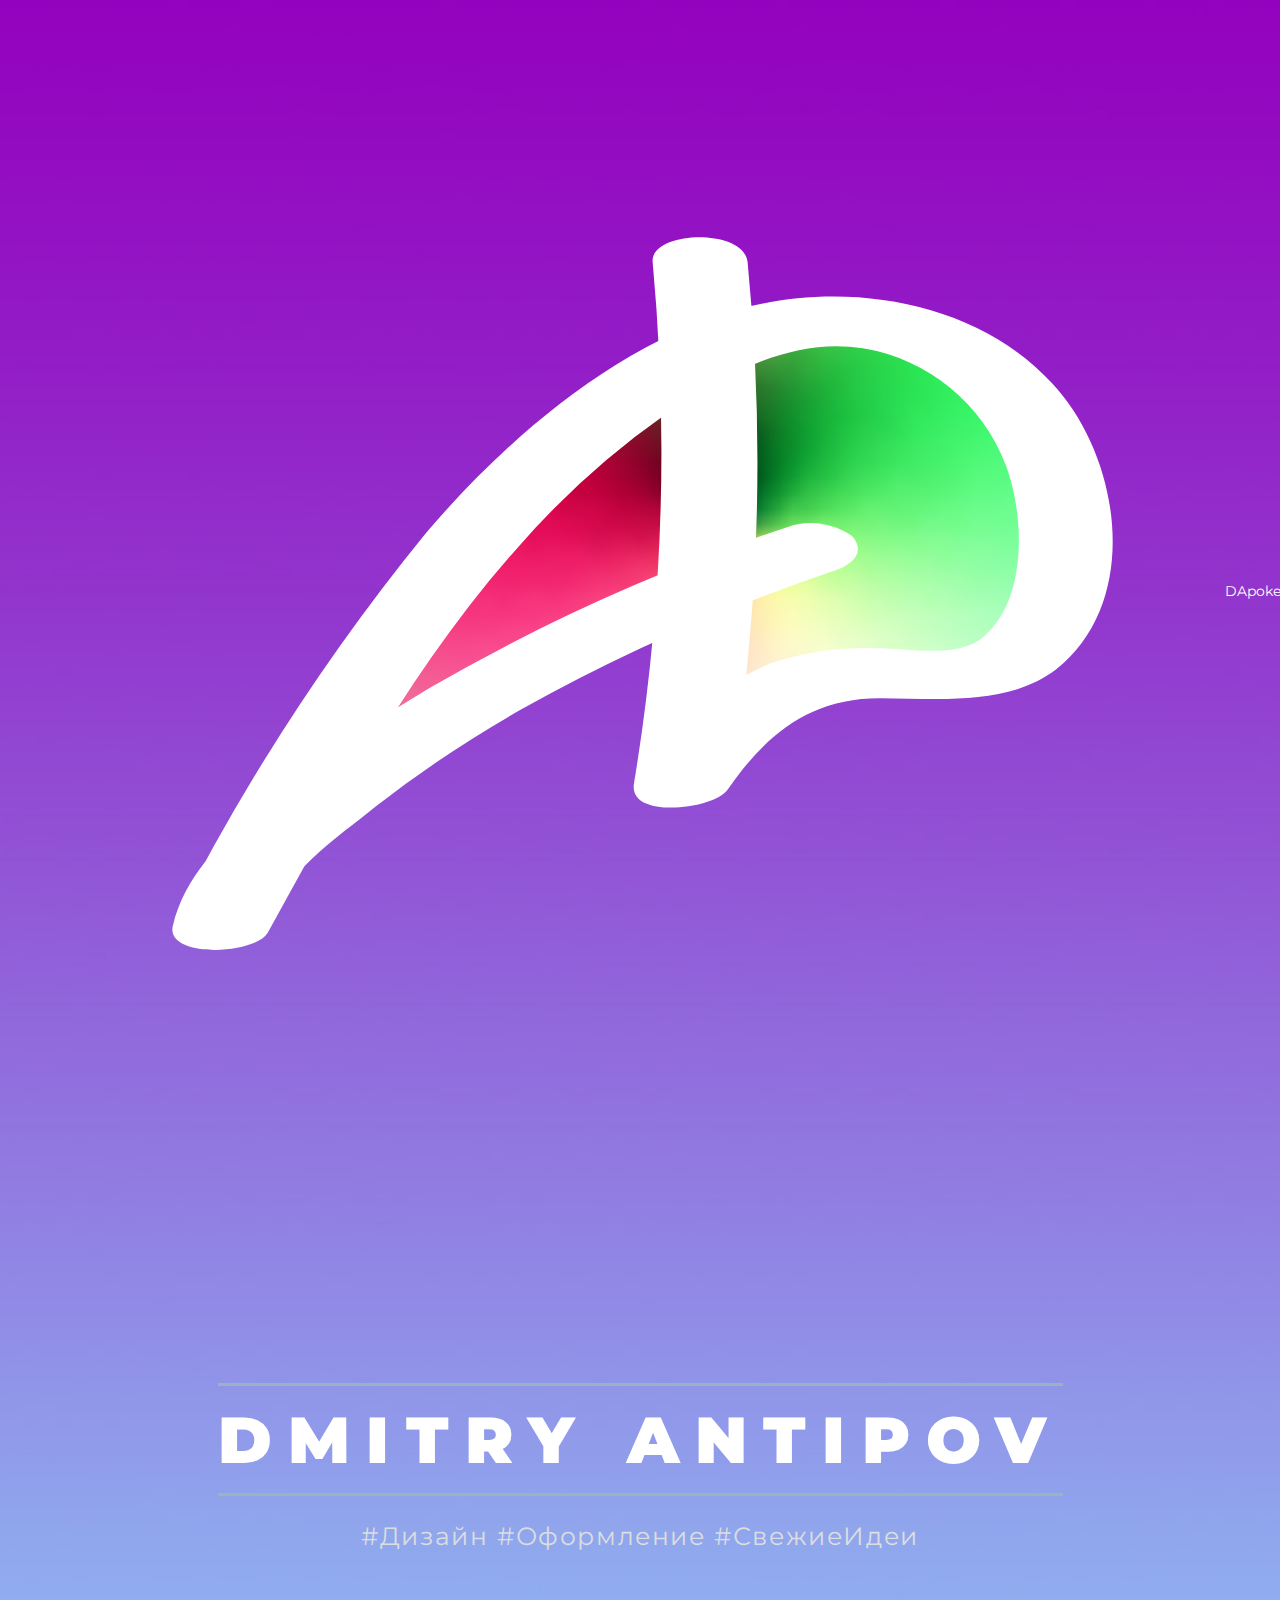
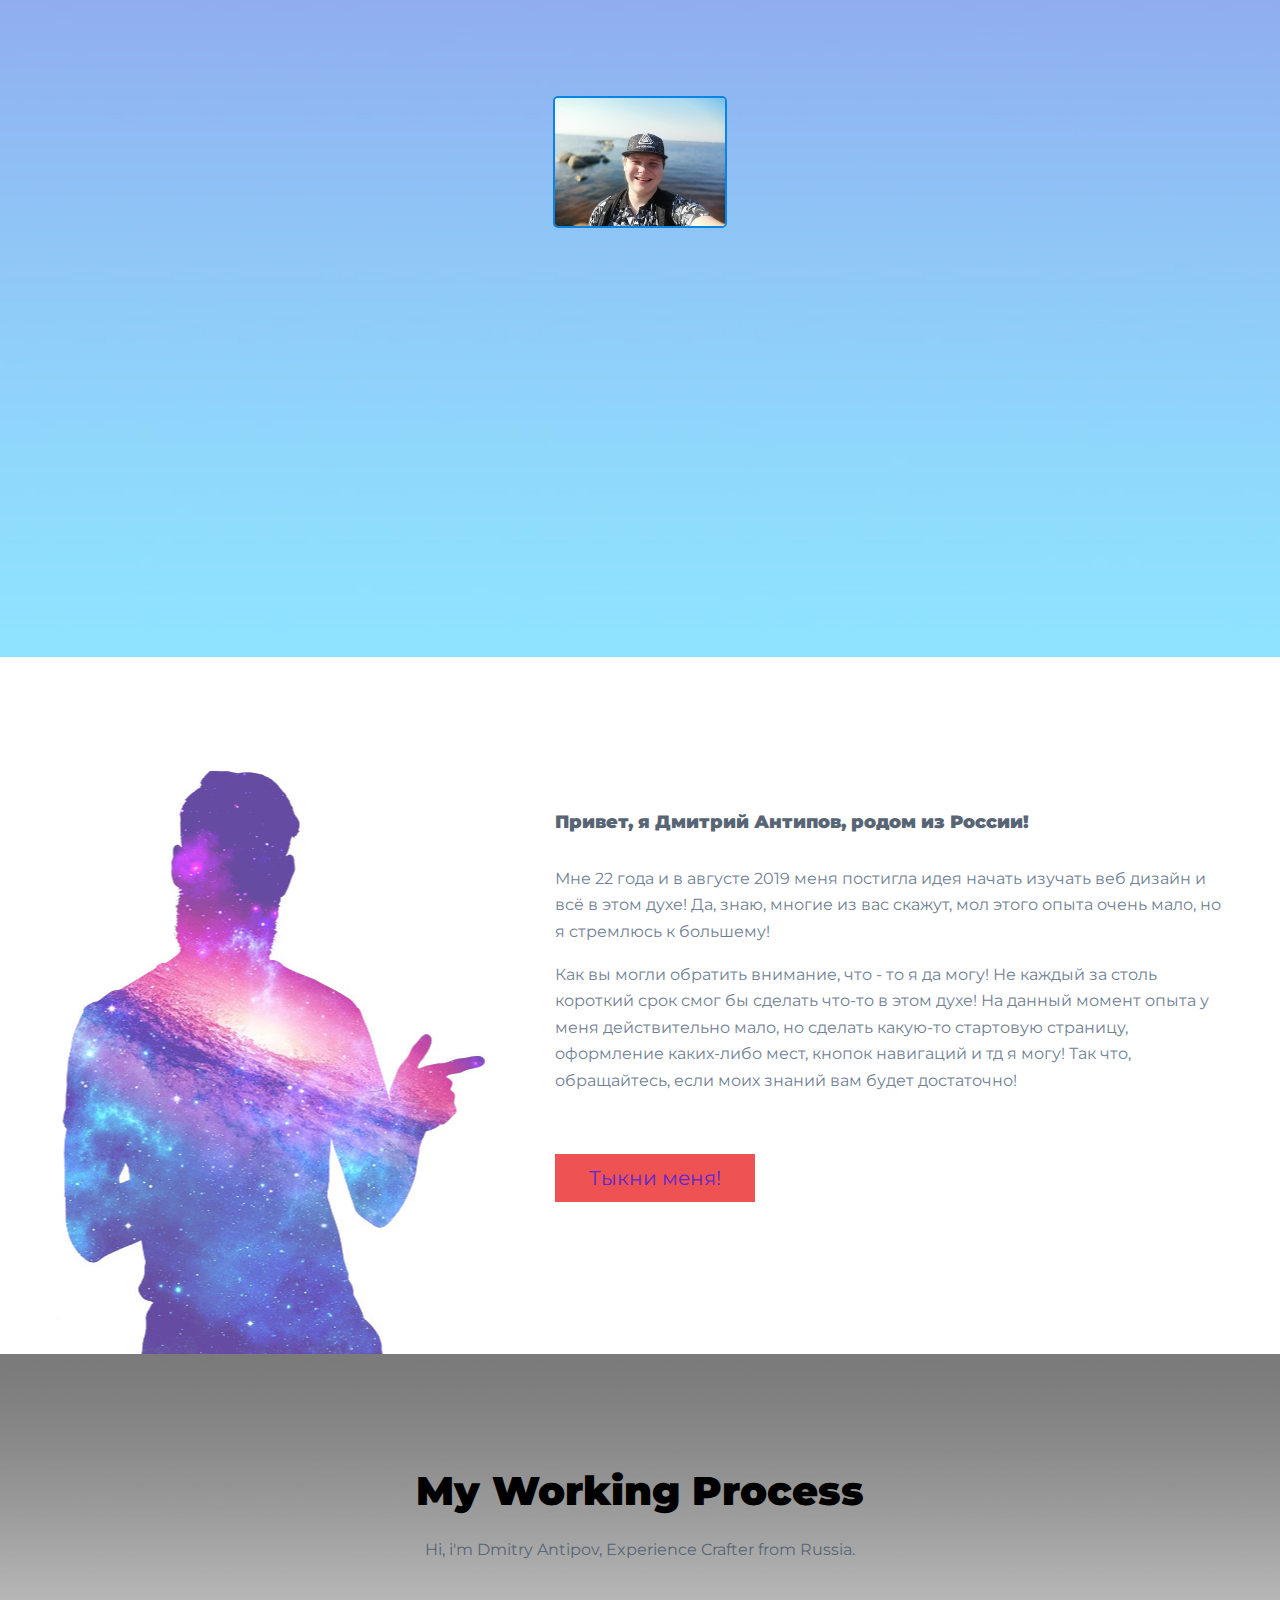
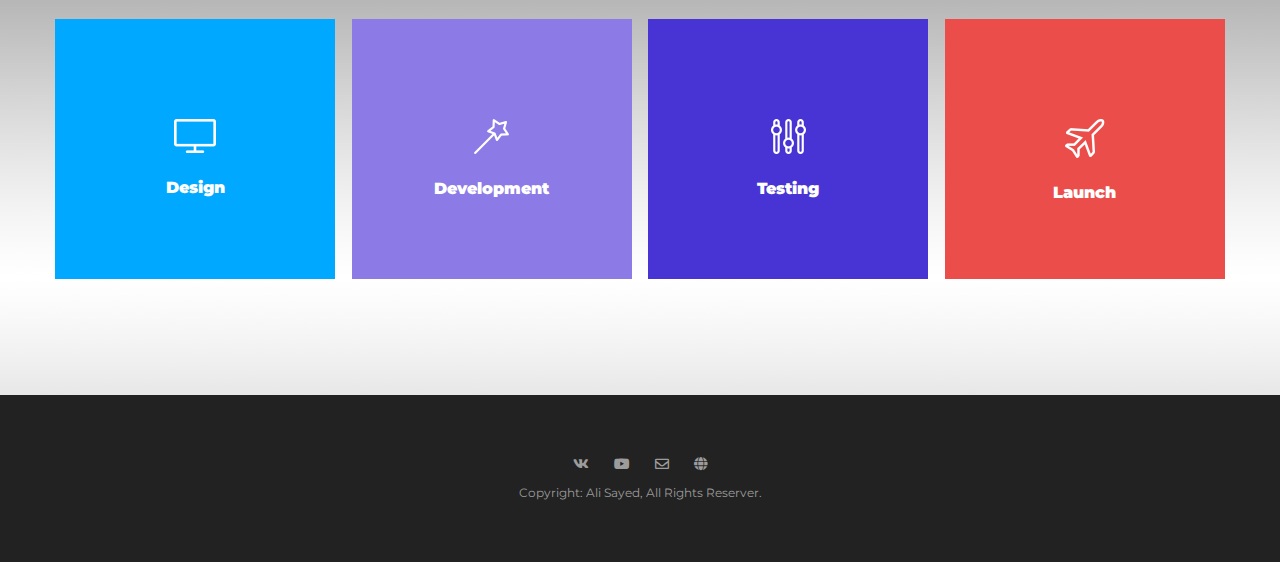
<file: index.html>
<!DOCTYPE html>
<html lang="ru">
<head>
	<meta charset="UTF-8">
	<title>D9Ma</title>
	<meta name="viewport" content="width=device-width, initial-scale=1, shrink-to-fit=no">
	<link rel="icon" href="img/icon.png" type="image/x-icon">
	<link rel="shortcut icon" href="img/icon.png" type="image/x-icon"> 
	<link rel="stylesheet" href="css/style.css">
	<link href="https://fonts.googleapis.com/css?family=Montserrat:400,900&display=swap" rel="stylesheet">
	<link rel="stylesheet" href="https://cdnjs.cloudflare.com/ajax/libs/font-awesome/5.11.2/css/all.css">
</head>
<body>
	<header class="header">
		<div class="container">
			<div class="nav">
				<img src="img/SVG/logo.svg" alt="D9Ma's logo">
				<a href="mailto:DApoker97@yandex.ru" class="mail">
					DApoker97@yandex.ru
				</a>
			</div>
			<div class="offer">
				<h1>
					Dmitry Antipov
				</h1>
				<p>
					#Дизайн #Оформление #СвежиеИдеи
				</p>
				<img src="img/d9ma.jpg" alt="my face">
			</div>
		</div>
	</header>
	<section class="about">
		<div class="container">
			<div class="man">	</div>
			<div class="text">
				<h3>
					Привет, я Дмитрий Антипов, родом из России!
				</h3>
				<p>
					Мне 22 года и в августе 2019 меня постигла идея начать изучать веб дизайн и всё в этом духе!
					Да, знаю, многие из вас скажут, мол этого опыта очень мало, но я стремлюсь к большему! 
				</p>
				<p>
					Как вы могли обратить внимание, что - то я да могу! Не каждый за столь короткий срок смог бы сделать что-то в этом духе!
					На данный момент опыта у меня действительно мало, но сделать какую-то стартовую страницу, оформление каких-либо
					мест, кнопок навигаций и тд я могу! Так что, обращайтесь, если моих знаний вам будет достаточно!
				</p>
				<a href="HireMe.html" class="btn">
					Тыкни меня!
				</a>
			</div>
		</div>
	</section>
	<section class="process">
		<div class="container">
			<div class="heading">
				<h2>
					My Working Process
				</h2>
				<p>
					Hi, i'm Dmitry Antipov, Experience Crafter from Russia.
				</p>
			</div>
			<ul class="steps">
				<li>
					<div>
						<img src="img/monitor.png" alt="Design">
						<h4>
							Design
						</h4>
					</div>
				</li>
				<li>
					<div>
						<img src="img/wand.png" alt="Development">
						<h4>
							Development
						</h4>
					</div>
				</li>
				<li>
					<div>
						<img src="img/params.png" alt="Testing">
						<h4>
							Testing
						</h4>
					</div>
				</li>
				<li>
					<div>
						<img src="img/plane.png" alt="Launch">
						<h4>
							Launch
						</h4>
					</div>
				</li>
			</ul>
		</div>
	</section>
	<footer class="footer">
		<div class="container">
			<ul class="socials">
				<li>
					<a href="https://vk.com/dymitryi" target="_blank" rel="nofollow">
						<i class="fab fa-vk"></i>
					</a>
				</li>
				<li>
					<a href="https://www.youtube.com/channel/UCIE5eIZGrXsrjB2fJYdq_8w/" target="_blank" rel="nofollow">
						<i class="fab fa-youtube"></i>
					</a>
				</li>
				<li>
					<a href="mailto:DApoker97@yandex.ru" target="_blank" rel="nofollow">
						<i class="far fa-envelope"></i>
					</a>
				</li>
				<li>
					<a href="https://google.com" target="_blank" rel="nofollow">
						<i class="fas fa-globe"></i>
					</a>
				</li>
			</ul>
			<p class="footer-text">
				Copyright: Ali Sayed, All Rights Reserver.
			</p>
		</div>
	</footer>
</body>
</html>
</file>
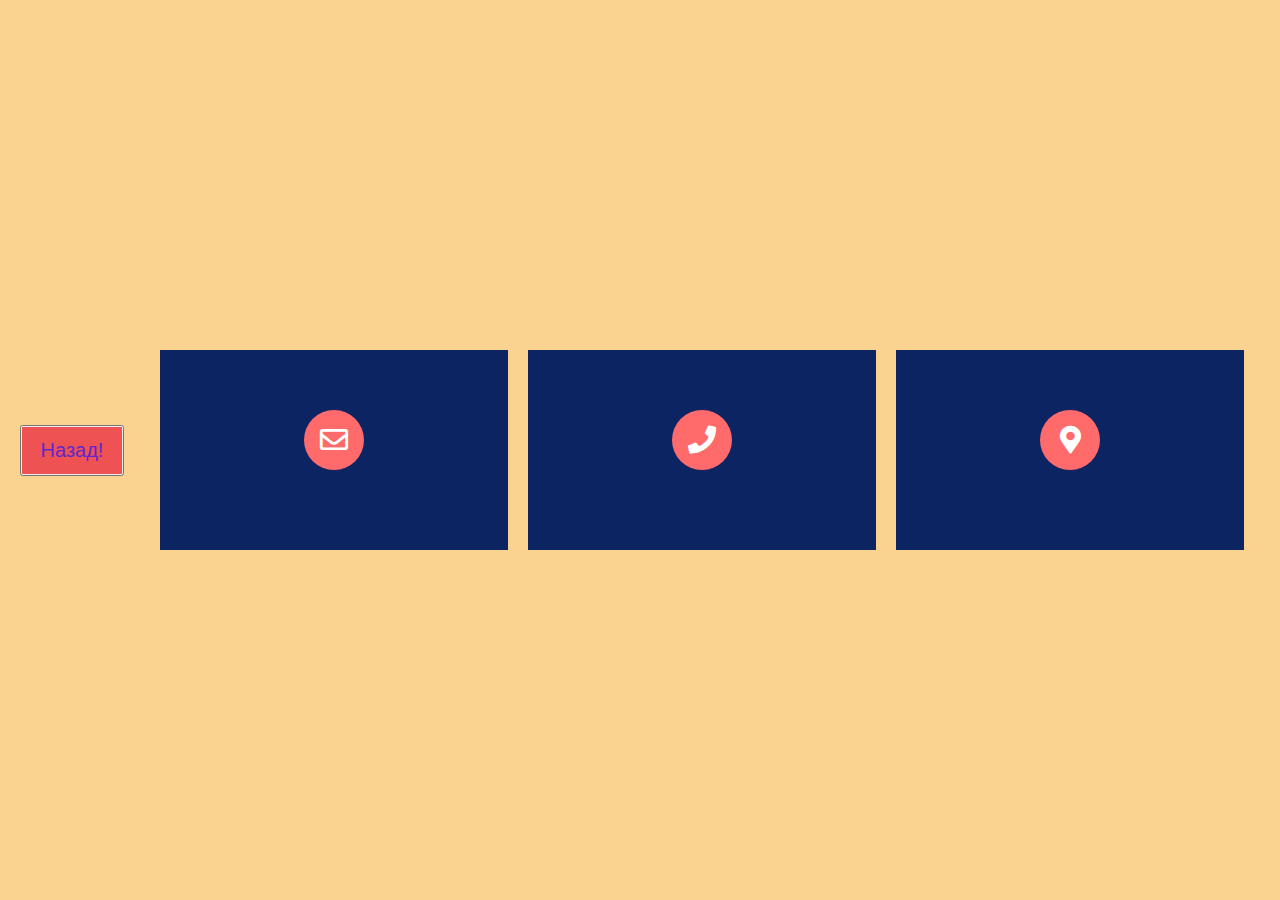
<file: HireMe.html>
<!DOCTYPE html>
<html lang="ru">
<head>
	<meta charset="UTF-8">
	<link rel="stylesheet" href="css/HireStyle.css">
	<link rel="stylesheet" href="https://cdnjs.cloudflare.com/ajax/libs/font-awesome/5.11.2/css/all.css">
	<title>D9Ma Hire</title>
	<meta name="viewport" content="width=device-width, initial-scale=1">
	<link rel="icon" href="img/icon.png" type="image/x-icon">
	<link rel="shortcut icon" href="img/icon.png" type="image/x-icon"> 
</head>
<body>

	<button class="div_btn">
		<a href="index.html" class="btn">Назад!</a>
	</button>

	<br>

	<div class="contact-info">
		<div class="card">
			<i class="card-icon far fa-envelope"></i>
			<p>DApoker97@yandex.ru</p>
		</div>

		<div class="card">
			<i class="card-icon fas fa-phone"></i>
			<p>+7 950 001 02 95</p>
		</div>

		<div class="card">
			<i class="card-icon fas fa-map-marker-alt"></i>
			<p>Russia SPb</p>
		</div>
	</div>

</body>
</html>
</file>
<file: css/style.css>
body {
	font-family: 'Montserrat', sans-serif;
	padding: 0;
	margin: 0;
	font-size: 16px;
	color: #000;
}

.header {
	background: #40739e url('../img/bg.jpg') no-repeat center top / cover;
	color: white;
	padding-bottom: 425px;
	padding-top: 90px;
}

ul, li {
	display: block;
	padding: 0;
	margin: 0;
}

h1, h2, h3, h4, h5, h6 {
	font-weight: 900;
}

h1 {
	font-size: 65px;
	letter-spacing: 0.25em;
	border-top: 3px solid #9ab4be;
	border-bottom: 3px solid #9ab4be;
	width: 845px;
	padding: 14px 0;
	margin: 0 auto;
	text-transform: uppercase;
}

h2 {
	font-size: 40px;
	margin: 0;
}

h3 {
	color: #576574;
	font-size: 18px;
	text-transform: none;
	margin-top: 40px;
	margin-bottom: 33px;
}

.container {
	width: 1170px;
	margin: 0 auto;
}

.mail {
	color: white;
	text-decoration: none;
	font-size: 14px;
}

.nav {
	display: flex;
	justify-content: space-between;
	align-items: center;
}

.offer {
	margin-top: 290px;
	text-align: center;
	letter-spacing: 0.1em;
}

.offer p {
	font-size: 25px;
	color: #dcdde1;
}

.offer img {
	height: 128px;
	border: 2px solid #0984e3;
	border-radius:5px;
	background: #feca57;
	text-align: center;
	margin-top: 120px;
}

.man {
	width: 430px;
	height: 583px;
	background: url( '../img/man.jpg' ) no-repeat center top;
}

.text {
	width: 670px;
}

.text p {
	color: #718093;
	font-size: 16px;
	line-height: 1.66em;
}

.btn {
	background: #ee5253;
	color: #5f27cd;
	font-size: 20px;
	width: 200px;
	display: block;
	text-decoration: none;
	text-align: center;
	padding: 12px 0;
	margin-top: 60px;
	transition: all 0.8s;
}

.btn:hover {
	background: #5f27cd;
	transition: 0.8s;
	color: #ee5253;
}

.about .container {
	display: flex;
	justify-content: space-between;
}

.about {
	padding-top: 114px;
}

.heading {
	padding-top: 112px;
	text-align: center;
}

.heading p {
	color: #576574;
	margin-top: 25px;
}

.process {
	background: url(../img/bg2.jpg)center top;
}

.steps {
	display: flex;
	justify-content: space-between;
	margin-top: 60px;
}

.steps li {
	width: 280px;
	height: 260px;
	background: #00a8ff;
	color: #fff;
	margin-bottom: 116px;
}

.steps li:hover {
	background: #18dcff;
}

.steps li:nth-child(2) {
	background: #8c7ae6;
}

.steps li:nth-child(2):hover {
	background: #9980FA;
}

.steps li:nth-child(3) {
	background: #4834d4;
}

.steps li:nth-child(3):hover {
	background: #0652DD;
}

.steps li:nth-child(4) {
	background: #eb4d4b;
}

.steps li:nth-child(4):hover {
	background: #ED4C67;
}

.steps li div {
	text-align: center;
	margin-top: 100px;
}

.footer {
	background: #222;
	color: #9c9c9c;
	font-size: 12px;
	padding-top: 60px;
	text-align: center;
	padding-bottom: 50px;
}

.socials {
	display: flex;
	justify-content: center;
}

.socials a {
	color: #9c9c9c;
	font-size: 14px;
	margin-right: 25px;
}

.socials li:last-child a {
	margin-right: 0px;
}

.socials a:hover {
	color: #eb4d4b;
}

@media screen and (max-width: 1200px) {
	.container {
		width: 768px;
	}

	.man {
		display: none;
	}

	.text {
		width: auto;
	}

	.about {
		padding-top: 74px;
		padding-bottom: 110px;
	}
}

@media screen and (max-width: 950px) {
	header {
		background: #1289A7;
	}

	.container {
		width: auto;
		padding: 10px;
		min-width: 290px;
	}

	.man {
		display: none;
	}

	.text {
		width: auto;
	}

	.about {
		padding-top: 74px;
		padding-bottom: 110px;
	}
}

@media screen and (max-width: 850px) {
	h1 {
		width: auto;
	}
}

@media screen and (max-width: 450px) {
	h1 {
		width: auto;
		font-size: 40px;
	}

	.steps {
		flex-direction: column;
		text-align: center;
		padding: 10px;
	}

	.steps li {
		margin-bottom: 50px;
		margin: 0 auto 30px;
	}

	.header {
		padding-bottom: 100px;
	}

	.offer {
		margin-top: 90px;
	}
}

@media screen and (max-width: 340px) {
	.steps {
		flex-direction: column;
		text-align: center;
		padding: 10px;
	}

	.steps li {
		margin-bottom: 50px;
	}

	.header {
		padding-bottom: 100px;
	}

	.offer {
		margin-top: 90px;
	}
}
</file>
<file: css/HireStyle.css>
* {
	margin: 0;
	padding: 0;
	font-family: "montserrat",sans-serif;
	box-sizing: border-box;
}

body {
	background: #fad390;
	display: flex;
	align-items: center;
	justify-content: center;
	
	align-content: stretch;
}

body .contact-info{
	min-height: 100vh;
	display: flex;
	
}

.contact-info {
	display: flex;
	width: 100%;
	max-width: 1200px;
	align-items: center;
	justify-content: center;
	padding: 0 20px;
}

.card {
	background: #0c2461;
	padding: 0 20px;
	margin: 0 10px;
	width: calc(33% - 20px);
	height: 200px;
	display: flex;
	flex-direction: column;
	justify-content: center;
	align-items: center;
	color: #fff;
	cursor: pointer;
}

.card-icon {
	font-size: 28px;
	background: #ff6b6b;
	width: 60px;
	height: 60px;
	text-align: center;
	line-height: 60px !important;
	border-radius: 50%;
	transition: 0.3s linear;
}

.card:hover .card-icon {
	background: none;
	color: #ff6348;
	transform: scale(1.6);
}

.card p {
	margin-top: 20px;
	font-weight: 300;
	letter-spacing: 2px;
	max-height: 0;
	opacity: 0;
	transition: 0.3s linear;
}

.card:hover p {
	max-height: 40px;
	opacity: 1;
}

.div_btn {
	margin-left: 20px;
	display: -webkit-flex;
	display: -moz-flex;
	display: -ms-flex;
	display: -o-flex;
	display: flex;
	-ms-align-items: center;
	align-items: center;
}

.btn {
	background: #ee5253;
	color: #5f27cd;
	font-size: 20px;
	width: 100px;
	text-decoration: none;
	text-align: center;
	display: block;
	align-items: center;
	justify-content: center;
	padding: 12px 0;
	transition: all 0.8s;
}

.btn:hover {
	background: #5f27cd;
	transition: 0.8s;
	color: #ee5253;
}

@media screen and (max-width: 850px) {
	.contact-info {
		flex-direction: column;
	}

	.card {
		width: 100%;
		max-width: 300px;
		margin: 10px 0;
	}
}
</file>
